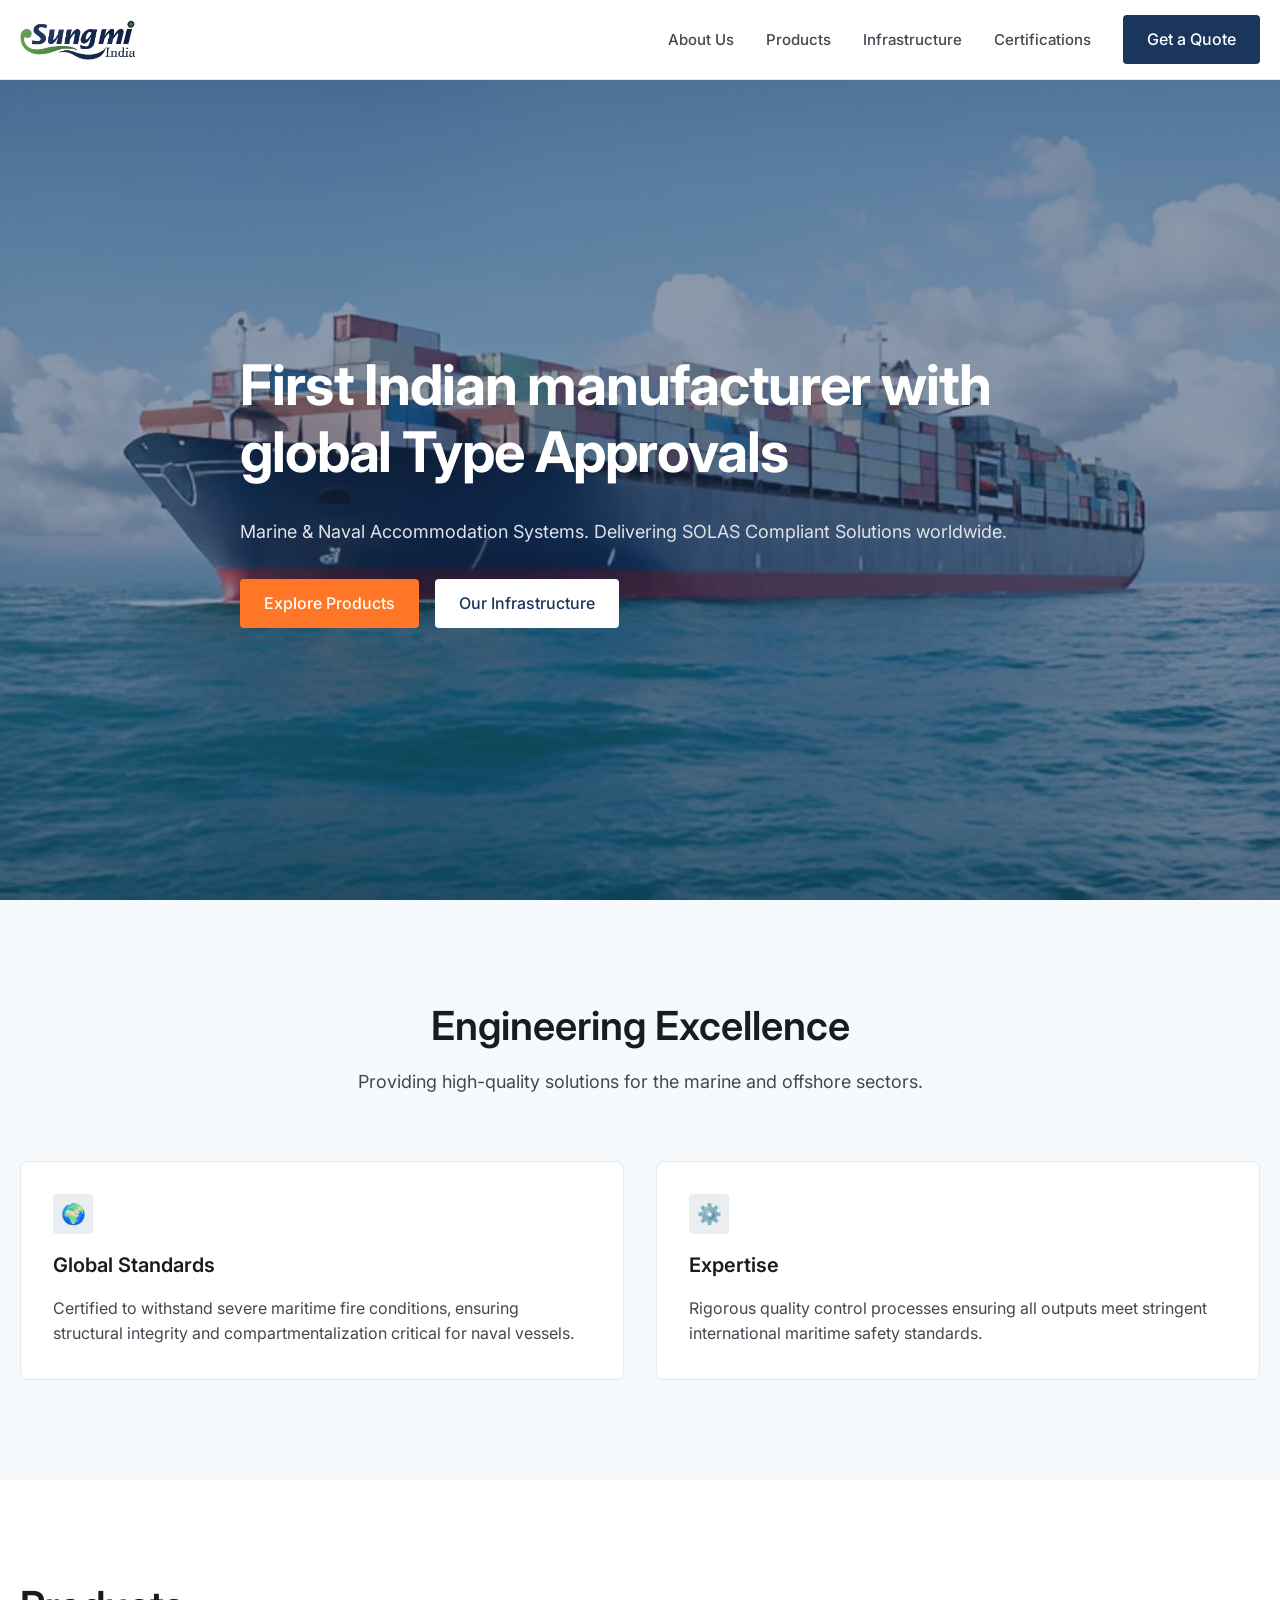
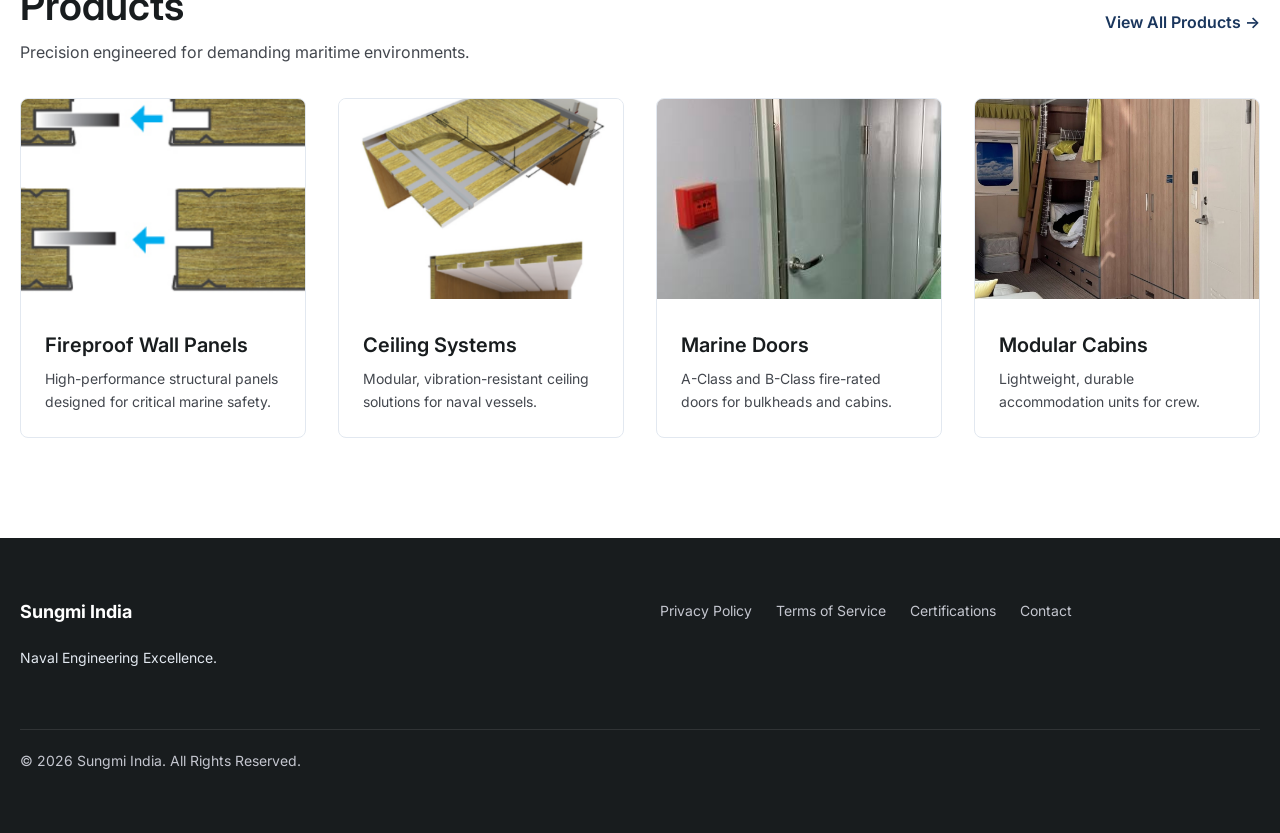
<file: index.html>
<!DOCTYPE html>
<html lang="en">
<head>
    <meta charset="UTF-8">
    <meta name="viewport" content="width=device-width, initial-scale=1.0">
    <title>Sungmi India - Marine & Naval Accommodation Systems</title>
    <link rel="stylesheet" href="style.css">
    <link href="https://fonts.googleapis.com/css2?family=Inter:wght@400;500;600;700&display=swap" rel="stylesheet">
</head>
<body>
    <header>
        <div class="container header-container">
            <div class="logo">
                <a href="index.html">
                    <img src="assets/images/Logo.png" alt="Sungmi Logo">
                    <!-- Removed text per previous request -->
                </a>
            </div>
            <nav>
                <ul class="nav-links">
                    <li><a href="about.html">About Us</a></li>
                    <li><a href="products.html">Products</a></li>
                    <li><a href="infrastructure.html">Infrastructure</a></li>
                    <li><a href="certifications.html">Certifications</a></li>
                </ul>
                <a href="contact.html" class="btn">Get a Quote</a>
            </nav>
        </div>
    </header>

    <main>
        <section class="hero-new">
            <div class="container">
                <h2 class="h-xl mb-32">First Indian manufacturer with global Type Approvals</h2>
                <p class="b-lg mb-32">Marine & Naval Accommodation Systems. Delivering SOLAS Compliant Solutions worldwide.</p>
                <div style="display: flex; gap: 16px;">
                    <a href="products.html" class="btn btn-orange">Explore Products</a>
                    <a href="infrastructure.html" class="btn btn-outline" style="background: white; border: none; color: var(--primary-container);">Our Infrastructure</a>
                </div>
            </div>
        </section>

        <section class="section">
            <div class="container text-center">
                <h2 class="h-lg mb-16">Engineering Excellence</h2>
                <p class="b-lg text-muted mb-64">Providing high-quality solutions for the marine and offshore sectors.</p>
                
                <div class="grid-2">
                    <div class="card text-left">
                        <div class="mb-16" style="background: var(--surface-container); width: 40px; height: 40px; border-radius: 4px; display: flex; align-items: center; justify-content: center;">
                            <!-- icon placeholder -->
                            <span style="font-size: 20px;">🌍</span>
                        </div>
                        <h3 class="h-sm mb-16">Global Standards</h3>
                        <p class="text-muted">Certified to withstand severe maritime fire conditions, ensuring structural integrity and compartmentalization critical for naval vessels.</p>
                    </div>
                    <div class="card text-left">
                        <div class="mb-16" style="background: var(--surface-container); width: 40px; height: 40px; border-radius: 4px; display: flex; align-items: center; justify-content: center;">
                            <!-- icon placeholder -->
                            <span style="font-size: 20px;">⚙️</span>
                        </div>
                        <h3 class="h-sm mb-16">Expertise</h3>
                        <p class="text-muted">Rigorous quality control processes ensuring all outputs meet stringent international maritime safety standards.</p>
                    </div>
                </div>
            </div>
        </section>

        <section class="section" style="background: var(--surface-white);">
            <div class="container">
                <div style="display: flex; justify-content: space-between; align-items: center;" class="mb-32">
                    <div>
                        <h2 class="h-lg mb-8">Products</h2>
                        <p class="text-muted">Precision engineered for demanding maritime environments.</p>
                    </div>
                    <a href="products.html" style="font-weight: 600; color: var(--primary-container);">View All Products &rarr;</a>
                </div>
                
                <div class="grid-4">
                    <div class="card" style="padding: 0; overflow: hidden;">
                        <img src="assets/images/Wall_panel_spline.png" style="width: 100%; height: 200px; object-fit: cover;" alt="Fireproof Wall Panels">
                        <div style="padding: 24px;">
                            <h3 class="h-sm mb-8">Fireproof Wall Panels</h3>
                            <p class="text-muted" style="font-size: 14px;">High-performance structural panels designed for critical marine safety.</p>
                        </div>
                    </div>
                    <div class="card" style="padding: 0; overflow: hidden;">
                        <img src="assets/images/Wall_ceiling.png" style="width: 100%; height: 200px; object-fit: cover;" alt="Ceiling Systems">
                        <div style="padding: 24px;">
                            <h3 class="h-sm mb-8">Ceiling Systems</h3>
                            <p class="text-muted" style="font-size: 14px;">Modular, vibration-resistant ceiling solutions for naval vessels.</p>
                        </div>
                    </div>
                    <div class="card" style="padding: 0; overflow: hidden;">
                        <img src="assets/images/fire_resistance_door.jpg" style="width: 100%; height: 200px; object-fit: cover;" alt="Marine Doors">
                        <div style="padding: 24px;">
                            <h3 class="h-sm mb-8">Marine Doors</h3>
                            <p class="text-muted" style="font-size: 14px;">A-Class and B-Class fire-rated doors for bulkheads and cabins.</p>
                        </div>
                    </div>
                    <div class="card" style="padding: 0; overflow: hidden;">
                        <img src="assets/images/Modular_cabin.jpg" style="width: 100%; height: 200px; object-fit: cover;" alt="Modular Cabins">
                        <div style="padding: 24px;">
                            <h3 class="h-sm mb-8">Modular Cabins</h3>
                            <p class="text-muted" style="font-size: 14px;">Lightweight, durable accommodation units for crew.</p>
                        </div>
                    </div>
                </div>
            </div>
        </section>
    </main>

    <footer>
        <div class="container">
            <div class="footer-grid">
                <div class="footer-col">
                    <h4>Sungmi India</h4>
                    <p style="font-size: 14px; color: var(--border-gray);">Naval Engineering Excellence.</p>
                </div>
                <div class="footer-col">
                    <ul style="display: flex; gap: 24px; flex-wrap: wrap;">
                        <li><a href="#">Privacy Policy</a></li>
                        <li><a href="#">Terms of Service</a></li>
                        <li><a href="certifications.html">Certifications</a></li>
                        <li><a href="contact.html">Contact</a></li>
                    </ul>
                </div>
            </div>
            <div class="footer-bottom">
                <p>&copy; 2026 Sungmi India. All Rights Reserved.</p>
            </div>
        </div>
    </footer>
</body>
</html>
</file>
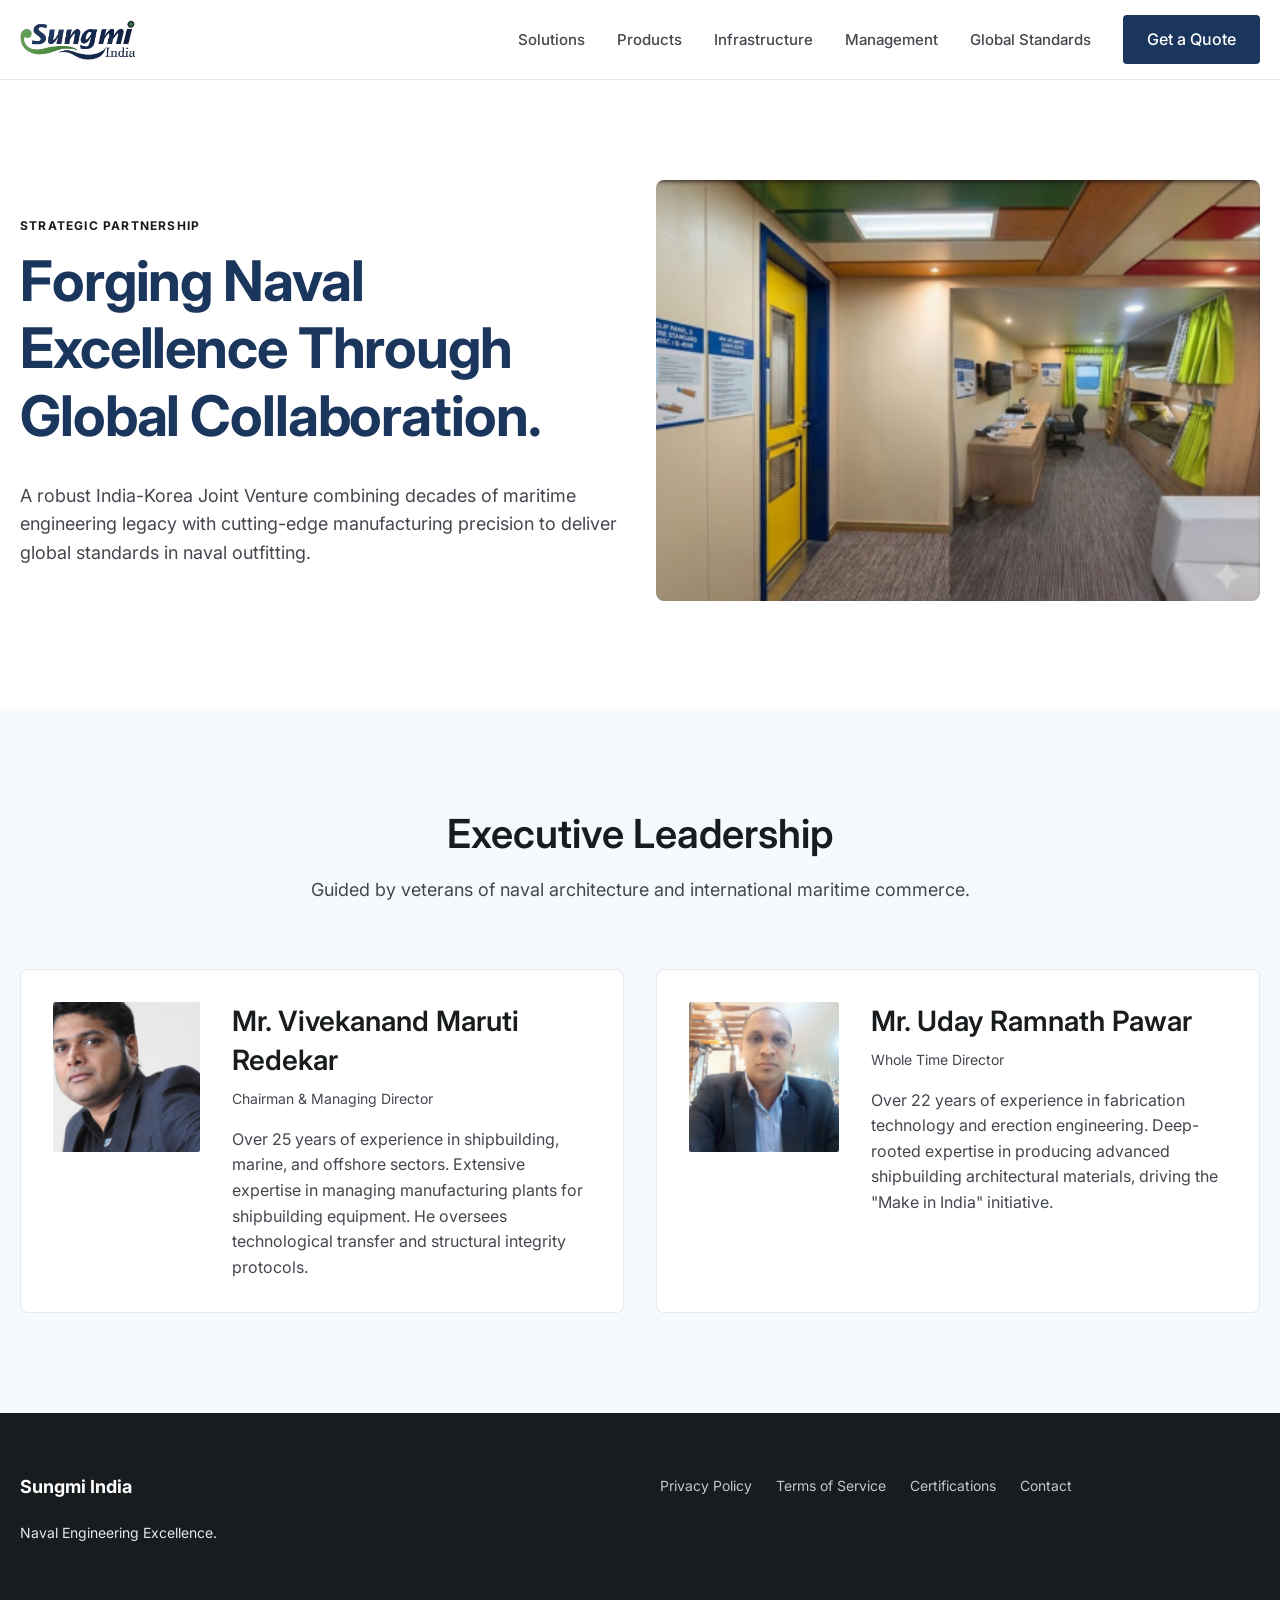
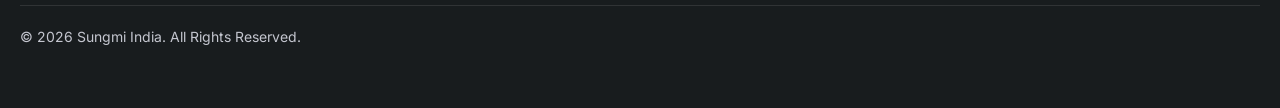
<file: about.html>
<!DOCTYPE html>
<html lang="en">
<head>
    <meta charset="UTF-8">
    <meta name="viewport" content="width=device-width, initial-scale=1.0">
    <title>About - Sungmi India</title>
    <link rel="stylesheet" href="style.css">
    <link href="https://fonts.googleapis.com/css2?family=Inter:wght@400;500;600;700&display=swap" rel="stylesheet">
</head>
<body>
    <header>
        <div class="container header-container">
            <div class="logo">
                <a href="index.html">
                    <img src="assets/images/Logo.png" alt="Sungmi Logo">
                </a>
            </div>
            <nav>
                <ul class="nav-links">
                    <li><a href="about.html">Solutions</a></li>
                    <li><a href="products.html">Products</a></li>
                    <li><a href="infrastructure.html">Infrastructure</a></li>
                    <li><a href="about.html">Management</a></li>
                    <li><a href="certifications.html">Global Standards</a></li>
                </ul>
                <a href="contact.html" class="btn">Get a Quote</a>
            </nav>
        </div>
    </header>

    <main>
        <section class="section" style="background: var(--surface-white);">
            <div class="container">
                <div class="grid-2" style="align-items: center;">
                    <div>
                        <span class="label-caps mb-16" style="color: var(--text-muted); display: block;">STRATEGIC PARTNERSHIP</span>
                        <h1 class="h-xl mb-32" style="color: var(--primary-container);">Forging Naval Excellence Through Global Collaboration.</h1>
                        <p class="b-lg text-muted">A robust India-Korea Joint Venture combining decades of maritime engineering legacy with cutting-edge manufacturing precision to deliver global standards in naval outfitting.</p>
                    </div>
                    <div>
                        <img src="assets/images/glimps.png" alt="Facility Glimpse" style="width: 100%; border-radius: var(--radius-lg); object-fit: cover;">
                    </div>
                </div>
            </div>
        </section>

        <section class="section">
            <div class="container">
                <div class="text-center mb-64">
                    <h2 class="h-lg mb-16">Executive Leadership</h2>
                    <p class="b-lg text-muted">Guided by veterans of naval architecture and international maritime commerce.</p>
                </div>
                
                <div class="grid-2">
                    <div class="card">
                        <div style="display: flex; gap: 32px; align-items: flex-start;">
                            <img src="assets/images/vivekanand_maruti_redekar.png" alt="Mr. Vivekanand Maruti Redekar" style="width: 150px; height: 150px; border-radius: var(--radius-sm); object-fit: cover; background: #e0e3e5;">
                            <div>
                                <h3 class="h-md mb-8">Mr. Vivekanand Maruti Redekar</h3>
                                <p class="text-muted mb-16" style="font-size: 14px;">Chairman & Managing Director</p>
                                <p class="text-muted">Over 25 years of experience in shipbuilding, marine, and offshore sectors. Extensive expertise in managing manufacturing plants for shipbuilding equipment. He oversees technological transfer and structural integrity protocols.</p>
                            </div>
                        </div>
                    </div>
                    <div class="card">
                        <div style="display: flex; gap: 32px; align-items: flex-start;">
                            <img src="assets/images/uday_Ramnath_Pawar.png" alt="Mr. Uday Ramnath Pawar" style="width: 150px; height: 150px; border-radius: var(--radius-sm); object-fit: cover; background: #e0e3e5;">
                            <div>
                                <h3 class="h-md mb-8">Mr. Uday Ramnath Pawar</h3>
                                <p class="text-muted mb-16" style="font-size: 14px;">Whole Time Director</p>
                                <p class="text-muted">Over 22 years of experience in fabrication technology and erection engineering. Deep-rooted expertise in producing advanced shipbuilding architectural materials, driving the "Make in India" initiative.</p>
                            </div>
                        </div>
                    </div>
                </div>
            </div>
        </section>
    </main>

    <footer>
        <div class="container">
            <div class="footer-grid">
                <div class="footer-col">
                    <h4>Sungmi India</h4>
                    <p style="font-size: 14px; color: var(--border-gray);">Naval Engineering Excellence.</p>
                </div>
                <div class="footer-col">
                    <ul style="display: flex; gap: 24px; flex-wrap: wrap;">
                        <li><a href="#">Privacy Policy</a></li>
                        <li><a href="#">Terms of Service</a></li>
                        <li><a href="certifications.html">Certifications</a></li>
                        <li><a href="contact.html">Contact</a></li>
                    </ul>
                </div>
            </div>
            <div class="footer-bottom">
                <p>&copy; 2026 Sungmi India. All Rights Reserved.</p>
            </div>
        </div>
    </footer>
</body>
</html>
</file>
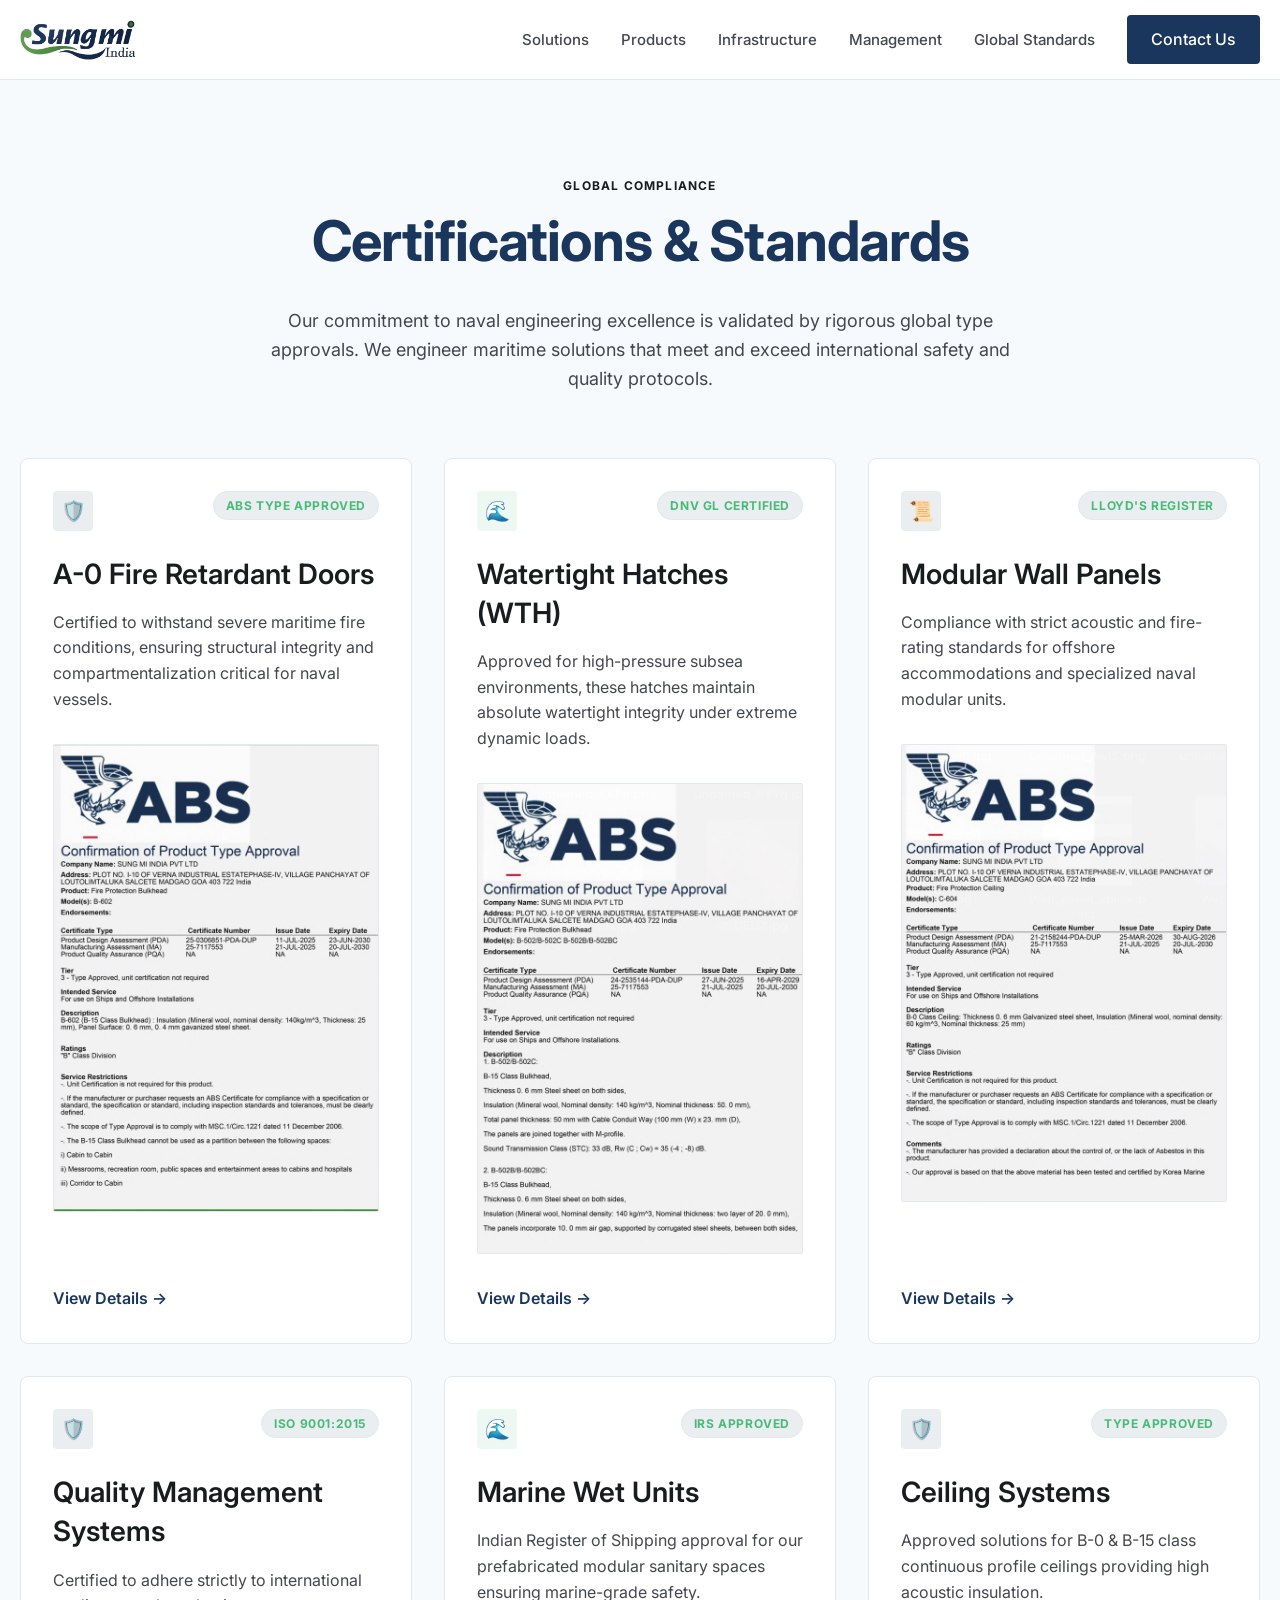
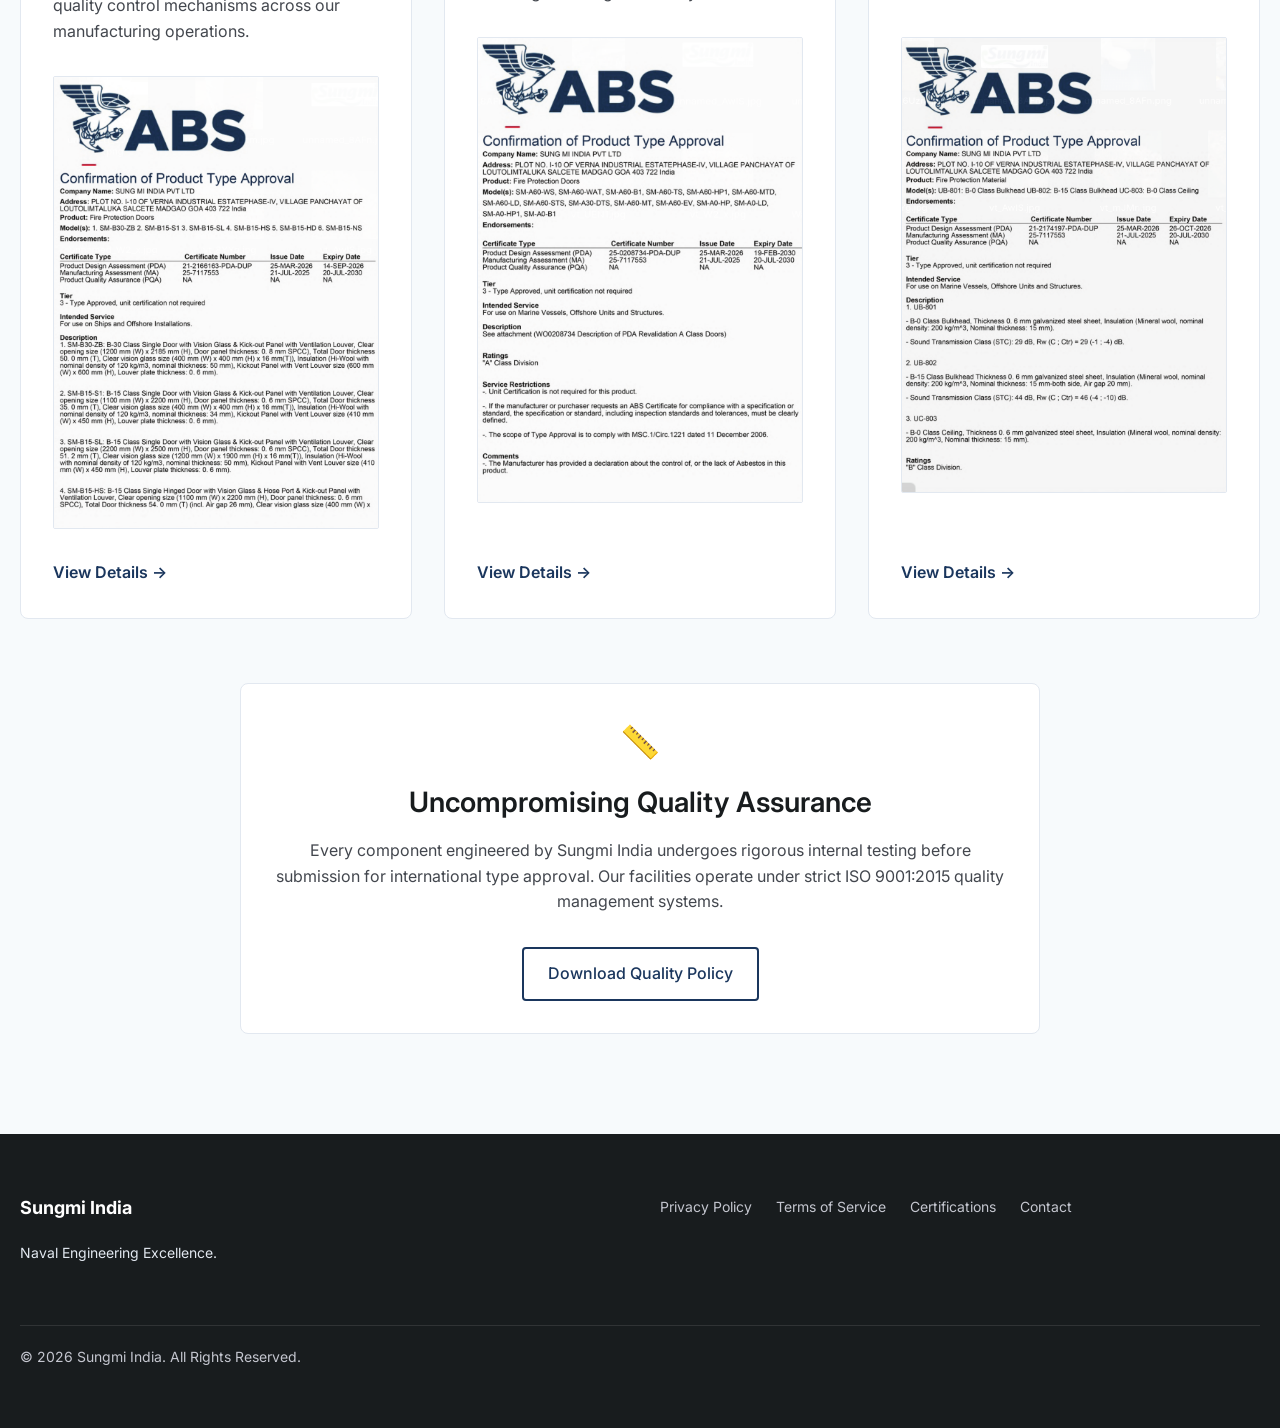
<file: certifications.html>
<!DOCTYPE html>

<html lang="en">
<head>
<meta charset="utf-8"/>
<meta content="width=device-width, initial-scale=1.0" name="viewport"/>
<title>Certifications - Sungmi India</title>
<link href="style.css" rel="stylesheet"/>
<link href="https://fonts.googleapis.com/css2?family=Inter:wght@400;500;600;700&amp;display=swap" rel="stylesheet"/>
</head>
<body>
<header>
<div class="container header-container">
<div class="logo">
<a href="index.html">
<img alt="Sungmi Logo" src="assets/images/Logo.png"/>
</a>
</div>
<nav>
<ul class="nav-links">
<li><a href="about.html">Solutions</a></li>
<li><a href="products.html">Products</a></li>
<li><a href="infrastructure.html">Infrastructure</a></li>
<li><a href="about.html">Management</a></li>
<li><a href="certifications.html">Global Standards</a></li>
</ul>
<a class="btn" href="contact.html">Contact Us</a>
</nav>
</div>
</header>
<main>
<section class="section text-center">
<div class="container" style="max-width: 800px;">
<span class="label-caps mb-16" style="color: var(--text-muted); display: block;">GLOBAL COMPLIANCE</span>
<h1 class="h-xl mb-32" style="color: var(--primary-container);">Certifications &amp; Standards</h1>
<p class="b-lg text-muted mb-64">Our commitment to naval engineering excellence is validated by rigorous global type approvals. We engineer maritime solutions that meet and exceed international safety and quality protocols.</p>
</div>
<div class="container">
<div class="grid-3 text-left mb-64">
<div class="card" style="display: flex; flex-direction: column; justify-content: space-between;">
<div>
<div style="display: flex; justify-content: space-between; align-items: flex-start; margin-bottom: 24px;">
<div style="background: var(--surface-container); width: 40px; height: 40px; border-radius: 4px; display: flex; align-items: center; justify-content: center;">
<span style="font-size: 20px;">🛡️</span>
</div>
<span class="badge" style="background: var(--surface-container); border: 1px solid var(--border-gray);">ABS Type Approved</span>
</div>
<h3 class="h-md mb-16">A-0 Fire Retardant Doors</h3>
<p class="text-muted mb-32">Certified to withstand severe maritime fire conditions, ensuring structural integrity and compartmentalization critical for naval vessels.</p>
<img alt="ABS Certificate" src="assets/images/Pasted image.png" style="width: 100%; border: 1px solid var(--border-gray); border-radius: var(--radius-sm); margin-bottom: 24px;"/>
</div>
<a href="#" style="font-weight: 600; color: var(--primary-container);">View Details →</a>
</div>
<div class="card" style="display: flex; flex-direction: column; justify-content: space-between;">
<div>
<div style="display: flex; justify-content: space-between; align-items: flex-start; margin-bottom: 24px;">
<div style="background: rgba(72, 187, 120, 0.1); width: 40px; height: 40px; border-radius: 4px; display: flex; align-items: center; justify-content: center;">
<span style="font-size: 20px;">🌊</span>
</div>
<span class="badge" style="background: var(--surface-container); border: 1px solid var(--border-gray);">DNV GL Certified</span>
</div>
<h3 class="h-md mb-16">Watertight Hatches (WTH)</h3>
<p class="text-muted mb-32">Approved for high-pressure subsea environments, these hatches maintain absolute watertight integrity under extreme dynamic loads.</p>
<img alt="DNV GL Certificate" src="assets/images/Pasted image (2).png" style="width: 100%; border: 1px solid var(--border-gray); border-radius: var(--radius-sm); margin-bottom: 24px;"/>
</div>
<a href="#" style="font-weight: 600; color: var(--primary-container);">View Details →</a>
</div>
<div class="card" style="display: flex; flex-direction: column; justify-content: space-between;">
<div>
<div style="display: flex; justify-content: space-between; align-items: flex-start; margin-bottom: 24px;">
<div style="background: var(--surface-container); width: 40px; height: 40px; border-radius: 4px; display: flex; align-items: center; justify-content: center;">
<span style="font-size: 20px;">📜</span>
</div>
<span class="badge" style="background: var(--surface-container); border: 1px solid var(--border-gray);">Lloyd's Register</span>
</div>
<h3 class="h-md mb-16">Modular Wall Panels</h3>
<p class="text-muted mb-32">Compliance with strict acoustic and fire-rating standards for offshore accommodations and specialized naval modular units.</p>
<img alt="Lloyd's Certificate" src="assets/images/Pasted image (3).png" style="width: 100%; border: 1px solid var(--border-gray); border-radius: var(--radius-sm); margin-bottom: 24px;"/>
</div>
<a href="#" style="font-weight: 600; color: var(--primary-container);">View Details →</a>
</div>
<div class="card" style="display: flex; flex-direction: column; justify-content: space-between;">
<div>
<div style="display: flex; justify-content: space-between; align-items: flex-start; margin-bottom: 24px;">
<div style="background: var(--surface-container); width: 40px; height: 40px; border-radius: 4px; display: flex; align-items: center; justify-content: center;">
<span style="font-size: 20px;">🛡️</span>
</div>
<span class="badge" style="background: var(--surface-container); border: 1px solid var(--border-gray);">ISO 9001:2015</span>
</div>
<h3 class="h-md mb-16">Quality Management Systems</h3>
<p class="text-muted mb-32">Certified to adhere strictly to international quality control mechanisms across our manufacturing operations.</p>
<img alt="ISO 9001 Certificate" src="assets/images/Pasted image (4).png" style="width: 100%; border: 1px solid var(--border-gray); border-radius: var(--radius-sm); margin-bottom: 24px;"/>
</div>
<a href="#" style="font-weight: 600; color: var(--primary-container);">View Details →</a>
</div><div class="card" style="display: flex; flex-direction: column; justify-content: space-between;">
<div>
<div style="display: flex; justify-content: space-between; align-items: flex-start; margin-bottom: 24px;">
<div style="background: rgba(72, 187, 120, 0.1); width: 40px; height: 40px; border-radius: 4px; display: flex; align-items: center; justify-content: center;">
<span style="font-size: 20px;">🌊</span>
</div>
<span class="badge" style="background: var(--surface-container); border: 1px solid var(--border-gray);">IRS Approved</span>
</div>
<h3 class="h-md mb-16">Marine Wet Units</h3>
<p class="text-muted mb-32">Indian Register of Shipping approval for our prefabricated modular sanitary spaces ensuring marine-grade safety.</p>
<img alt="IRS Certificate" src="assets/images/Pasted image (5).png" style="width: 100%; border: 1px solid var(--border-gray); border-radius: var(--radius-sm); margin-bottom: 24px;"/>
</div>
<a href="#" style="font-weight: 600; color: var(--primary-container);">View Details →</a>
</div><div class="card" style="display: flex; flex-direction: column; justify-content: space-between;">
<div>
<div style="display: flex; justify-content: space-between; align-items: flex-start; margin-bottom: 24px;">
<div style="background: var(--surface-container); width: 40px; height: 40px; border-radius: 4px; display: flex; align-items: center; justify-content: center;">
<span style="font-size: 20px;">🛡️</span>
</div>
<span class="badge" style="background: var(--surface-container); border: 1px solid var(--border-gray);">Type Approved</span>
</div>
<h3 class="h-md mb-16">Ceiling Systems</h3>
<p class="text-muted mb-32">Approved solutions for B-0 &amp; B-15 class continuous profile ceilings providing high acoustic insulation.</p>
<img alt="Ceiling Systems Certificate" src="assets/images/Pasted image (6).png" style="width: 100%; border: 1px solid var(--border-gray); border-radius: var(--radius-sm); margin-bottom: 24px;"/>
</div>
<a href="#" style="font-weight: 600; color: var(--primary-container);">View Details →</a>
</div></div>
<div class="card text-center" style="background: var(--surface-container-lowest); max-width: 800px; margin: 0 auto;">
<div style="margin-bottom: 16px; font-size: 32px;">📏</div>
<h2 class="h-md mb-16">Uncompromising Quality Assurance</h2>
<p class="text-muted mb-32">Every component engineered by Sungmi India undergoes rigorous internal testing before submission for international type approval. Our facilities operate under strict ISO 9001:2015 quality management systems.</p>
<a class="btn btn-outline" href="#">Download Quality Policy</a>
</div>
</div>
</section>
</main>
<footer>
<div class="container">
<div class="footer-grid">
<div class="footer-col">
<h4>Sungmi India</h4>
<p style="font-size: 14px; color: var(--border-gray);">Naval Engineering Excellence.</p>
</div>
<div class="footer-col">
<ul style="display: flex; gap: 24px; flex-wrap: wrap;">
<li><a href="#">Privacy Policy</a></li>
<li><a href="#">Terms of Service</a></li>
<li><a href="certifications.html">Certifications</a></li>
<li><a href="contact.html">Contact</a></li>
</ul>
</div>
</div>
<div class="footer-bottom">
<p>© 2026 Sungmi India. All Rights Reserved.</p>
</div>
</div>
</footer>
</body>
</html>
</file>
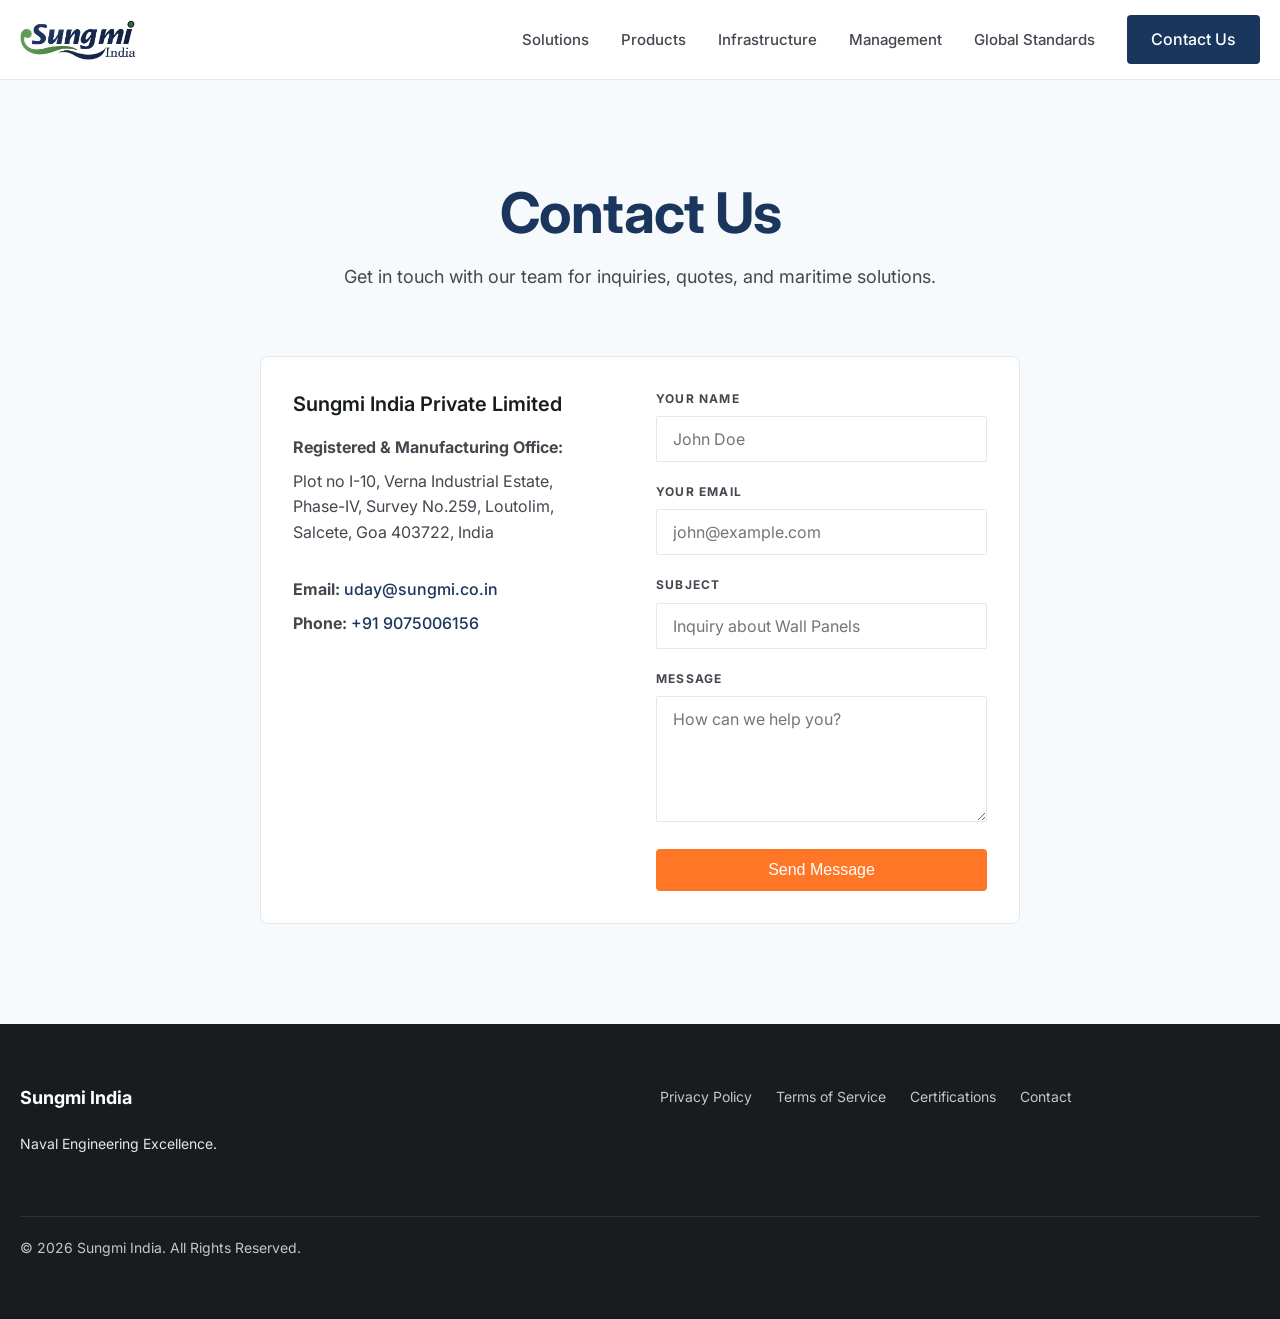
<file: contact.html>
<!DOCTYPE html>
<html lang="en">
<head>
    <meta charset="UTF-8">
    <meta name="viewport" content="width=device-width, initial-scale=1.0">
    <title>Contact - Sungmi India</title>
    <link rel="stylesheet" href="style.css">
    <link href="https://fonts.googleapis.com/css2?family=Inter:wght@400;500;600;700&display=swap" rel="stylesheet">
</head>
<body>
    <header>
        <div class="container header-container">
            <div class="logo">
                <a href="index.html">
                    <img src="assets/images/Logo.png" alt="Sungmi Logo">
                </a>
            </div>
            <nav>
                <ul class="nav-links">
                    <li><a href="about.html">Solutions</a></li>
                    <li><a href="products.html">Products</a></li>
                    <li><a href="infrastructure.html">Infrastructure</a></li>
                    <li><a href="about.html">Management</a></li>
                    <li><a href="certifications.html">Global Standards</a></li>
                </ul>
                <a href="contact.html" class="btn">Contact Us</a>
            </nav>
        </div>
    </header>

    <main>
        <section class="section">
            <div class="container" style="max-width: 800px;">
                <div class="text-center mb-64">
                    <h1 class="h-xl mb-16" style="color: var(--primary-container);">Contact Us</h1>
                    <p class="b-lg text-muted">Get in touch with our team for inquiries, quotes, and maritime solutions.</p>
                </div>
                
                <div class="card">
                    <div class="grid-2">
                        <div>
                            <h3 class="h-sm mb-16">Sungmi India Private Limited</h3>
                            <p class="text-muted mb-8"><strong>Registered & Manufacturing Office:</strong></p>
                            <p class="text-muted mb-32">Plot no I-10, Verna Industrial Estate,<br> Phase-IV, Survey No.259, Loutolim,<br> Salcete, Goa 403722, India</p>
                            
                            <p class="text-muted mb-8"><strong>Email:</strong> <a href="mailto:uday@sungmi.co.in" style="color: var(--primary-container); font-weight: 500;">uday@sungmi.co.in</a></p>
                            <p class="text-muted"><strong>Phone:</strong> <a href="tel:+919075006156" style="color: var(--primary-container); font-weight: 500;">+91 9075006156</a></p>
                        </div>
                        <div>
                            <form id="contactForm">
                                <div class="form-group">
                                    <label for="name">Your Name</label>
                                    <input type="text" id="name" placeholder="John Doe" required>
                                </div>
                                <div class="form-group">
                                    <label for="email">Your Email</label>
                                    <input type="email" id="email" placeholder="john@example.com" required>
                                </div>
                                <div class="form-group">
                                    <label for="subject">Subject</label>
                                    <input type="text" id="subject" placeholder="Inquiry about Wall Panels">
                                </div>
                                <div class="form-group">
                                    <label for="message">Message</label>
                                    <textarea id="message" rows="5" placeholder="How can we help you?" required></textarea>
                                </div>
                                <button type="submit" class="btn btn-orange" style="width: 100%;">Send Message</button>
                            </form>
                        </div>
                    </div>
                </div>
            </div>
        </section>
    </main>

    <footer>
        <div class="container">
            <div class="footer-grid">
                <div class="footer-col">
                    <h4>Sungmi India</h4>
                    <p style="font-size: 14px; color: var(--border-gray);">Naval Engineering Excellence.</p>
                </div>
                <div class="footer-col">
                    <ul style="display: flex; gap: 24px; flex-wrap: wrap;">
                        <li><a href="#">Privacy Policy</a></li>
                        <li><a href="#">Terms of Service</a></li>
                        <li><a href="certifications.html">Certifications</a></li>
                        <li><a href="contact.html">Contact</a></li>
                    </ul>
                </div>
            </div>
            <div class="footer-bottom">
                <p>&copy; 2026 Sungmi India. All Rights Reserved.</p>
            </div>
        </div>
    </footer>
</body>
</html>
</file>
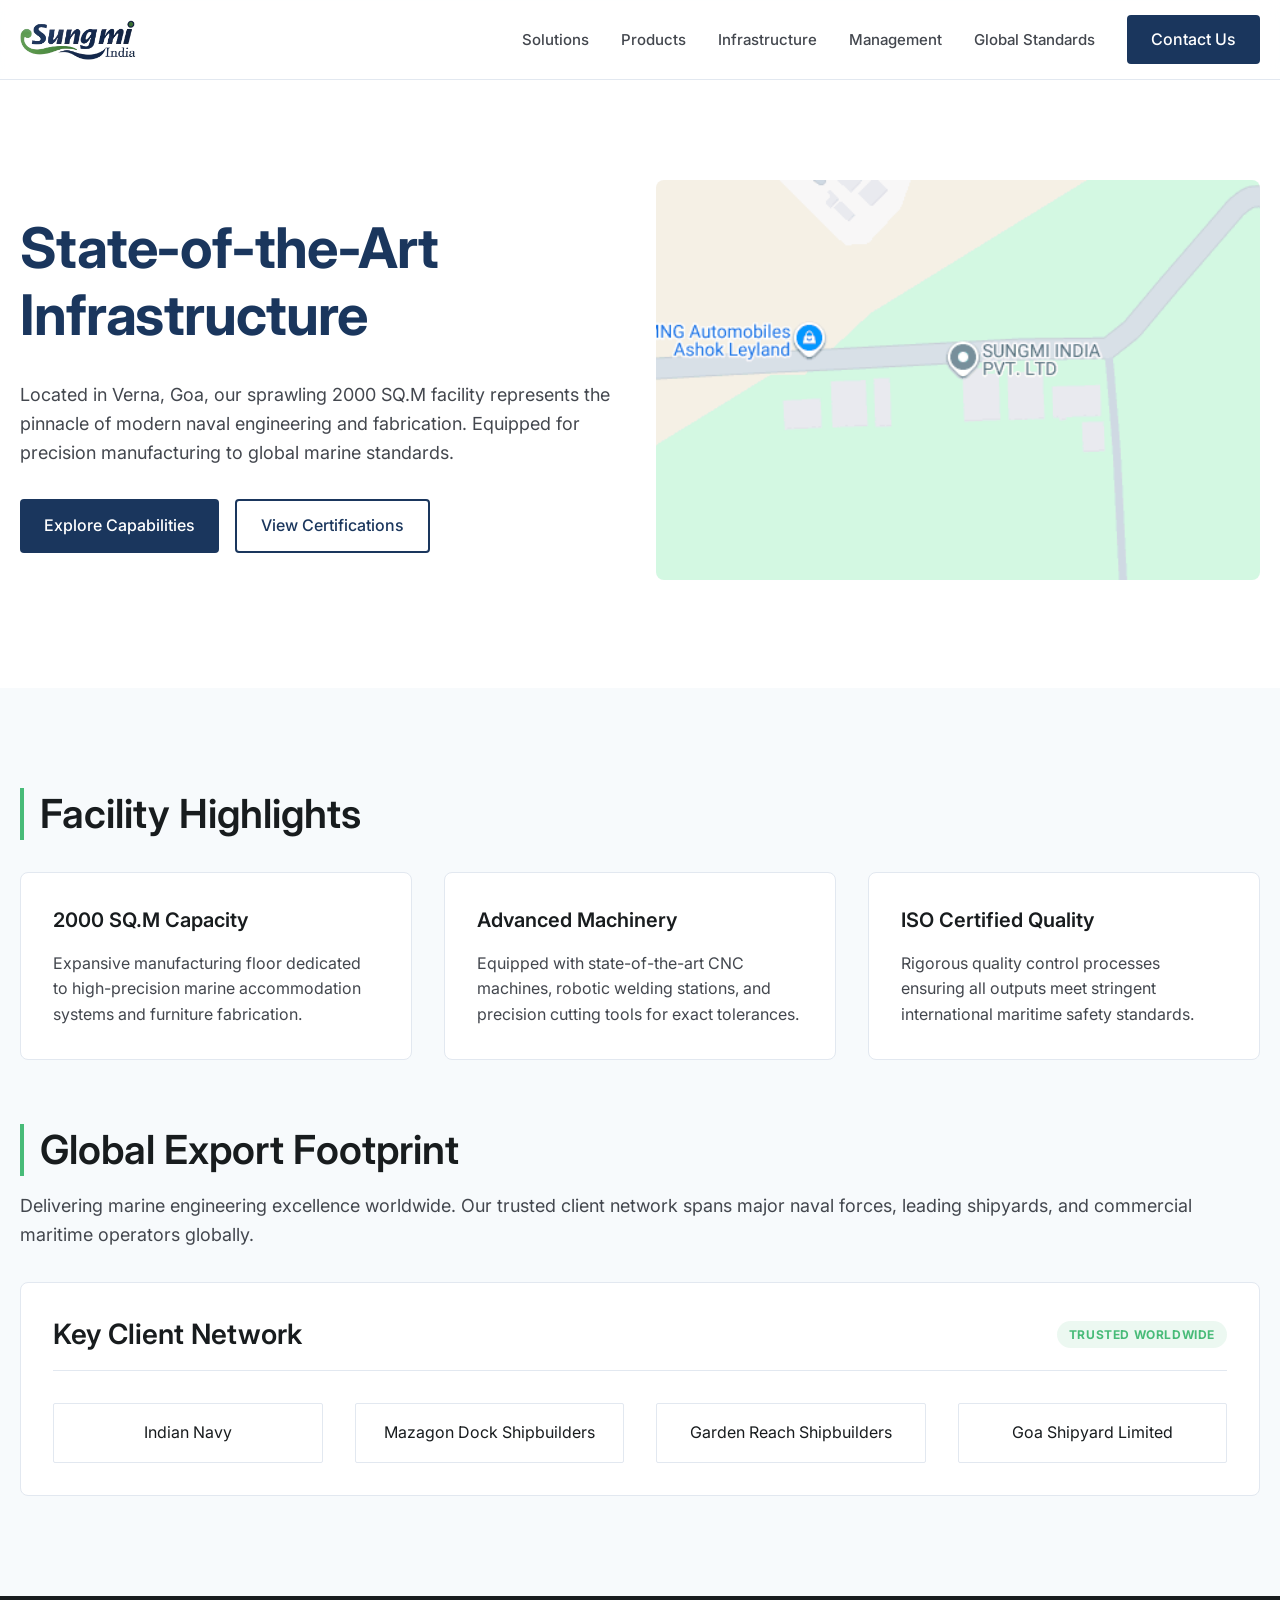
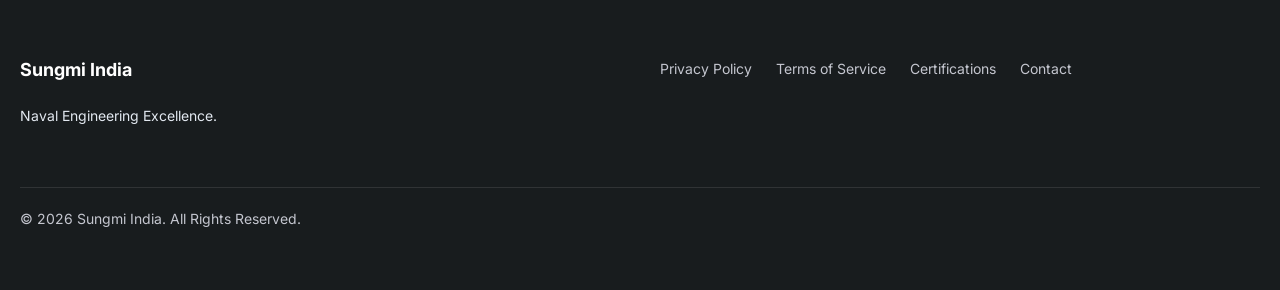
<file: infrastructure.html>
<!DOCTYPE html>
<html lang="en">
<head>
    <meta charset="UTF-8">
    <meta name="viewport" content="width=device-width, initial-scale=1.0">
    <title>Infrastructure - Sungmi India</title>
    <link rel="stylesheet" href="style.css">
    <link href="https://fonts.googleapis.com/css2?family=Inter:wght@400;500;600;700&display=swap" rel="stylesheet">
</head>
<body>
    <header>
        <div class="container header-container">
            <div class="logo">
                <a href="index.html">
                    <img src="assets/images/Logo.png" alt="Sungmi Logo">
                </a>
            </div>
            <nav>
                <ul class="nav-links">
                    <li><a href="about.html">Solutions</a></li>
                    <li><a href="products.html">Products</a></li>
                    <li><a href="infrastructure.html">Infrastructure</a></li>
                    <li><a href="about.html">Management</a></li>
                    <li><a href="certifications.html">Global Standards</a></li>
                </ul>
                <a href="contact.html" class="btn">Contact Us</a>
            </nav>
        </div>
    </header>

    <main>
        <section class="section" style="background: var(--surface-white);">
            <div class="container">
                <div class="grid-2" style="align-items: center;">
                    <div>
                        <h1 class="h-xl mb-32" style="color: var(--primary-container);">State-of-the-Art Infrastructure</h1>
                        <p class="b-lg text-muted mb-32">Located in Verna, Goa, our sprawling 2000 SQ.M facility represents the pinnacle of modern naval engineering and fabrication. Equipped for precision manufacturing to global marine standards.</p>
                        <div style="display: flex; gap: 16px;">
                            <a href="#" class="btn">Explore Capabilities</a>
                            <a href="certifications.html" class="btn btn-outline">View Certifications</a>
                        </div>
                    </div>
                    <div>
                        <img src="assets/images/StaticMapService_6Uzm.png" alt="Infrastructure" style="width: 100%; border-radius: var(--radius-lg); object-fit: cover; min-height: 400px; background: #e0e3e5;">
                    </div>
                </div>
            </div>
        </section>

        <section class="section">
            <div class="container">
                <h2 class="h-lg mb-32" style="border-left: 4px solid var(--sea-green); padding-left: 16px;">Facility Highlights</h2>
                
                <div class="grid-3 mb-64">
                    <div class="card">
                        <h3 class="h-sm mb-16">2000 SQ.M Capacity</h3>
                        <p class="text-muted">Expansive manufacturing floor dedicated to high-precision marine accommodation systems and furniture fabrication.</p>
                    </div>
                    <div class="card">
                        <h3 class="h-sm mb-16">Advanced Machinery</h3>
                        <p class="text-muted">Equipped with state-of-the-art CNC machines, robotic welding stations, and precision cutting tools for exact tolerances.</p>
                    </div>
                    <div class="card">
                        <h3 class="h-sm mb-16">ISO Certified Quality</h3>
                        <p class="text-muted">Rigorous quality control processes ensuring all outputs meet stringent international maritime safety standards.</p>
                    </div>
                </div>

                <h2 class="h-lg mb-16" style="border-left: 4px solid var(--sea-green); padding-left: 16px;">Global Export Footprint</h2>
                <p class="b-lg text-muted mb-32">Delivering marine engineering excellence worldwide. Our trusted client network spans major naval forces, leading shipyards, and commercial maritime operators globally.</p>

                <div class="card" style="background: var(--surface-white);">
                    <div style="display: flex; justify-content: space-between; align-items: center; border-bottom: 1px solid var(--border-gray); padding-bottom: 16px; margin-bottom: 32px;">
                        <h3 class="h-md">Key Client Network</h3>
                        <span class="badge">Trusted Worldwide</span>
                    </div>
                    <div class="grid-4 text-center">
                        <div style="padding: 16px; border: 1px solid var(--border-gray); border-radius: var(--radius-sm);">Indian Navy</div>
                        <div style="padding: 16px; border: 1px solid var(--border-gray); border-radius: var(--radius-sm);">Mazagon Dock Shipbuilders</div>
                        <div style="padding: 16px; border: 1px solid var(--border-gray); border-radius: var(--radius-sm);">Garden Reach Shipbuilders</div>
                        <div style="padding: 16px; border: 1px solid var(--border-gray); border-radius: var(--radius-sm);">Goa Shipyard Limited</div>
                        <!-- ... other clients ... -->
                    </div>
                </div>
            </div>
        </section>
    </main>

    <footer>
        <div class="container">
            <div class="footer-grid">
                <div class="footer-col">
                    <h4>Sungmi India</h4>
                    <p style="font-size: 14px; color: var(--border-gray);">Naval Engineering Excellence.</p>
                </div>
                <div class="footer-col">
                    <ul style="display: flex; gap: 24px; flex-wrap: wrap;">
                        <li><a href="#">Privacy Policy</a></li>
                        <li><a href="#">Terms of Service</a></li>
                        <li><a href="certifications.html">Certifications</a></li>
                        <li><a href="contact.html">Contact</a></li>
                    </ul>
                </div>
            </div>
            <div class="footer-bottom">
                <p>&copy; 2026 Sungmi India. All Rights Reserved.</p>
            </div>
        </div>
    </footer>
</body>
</html>
</file>
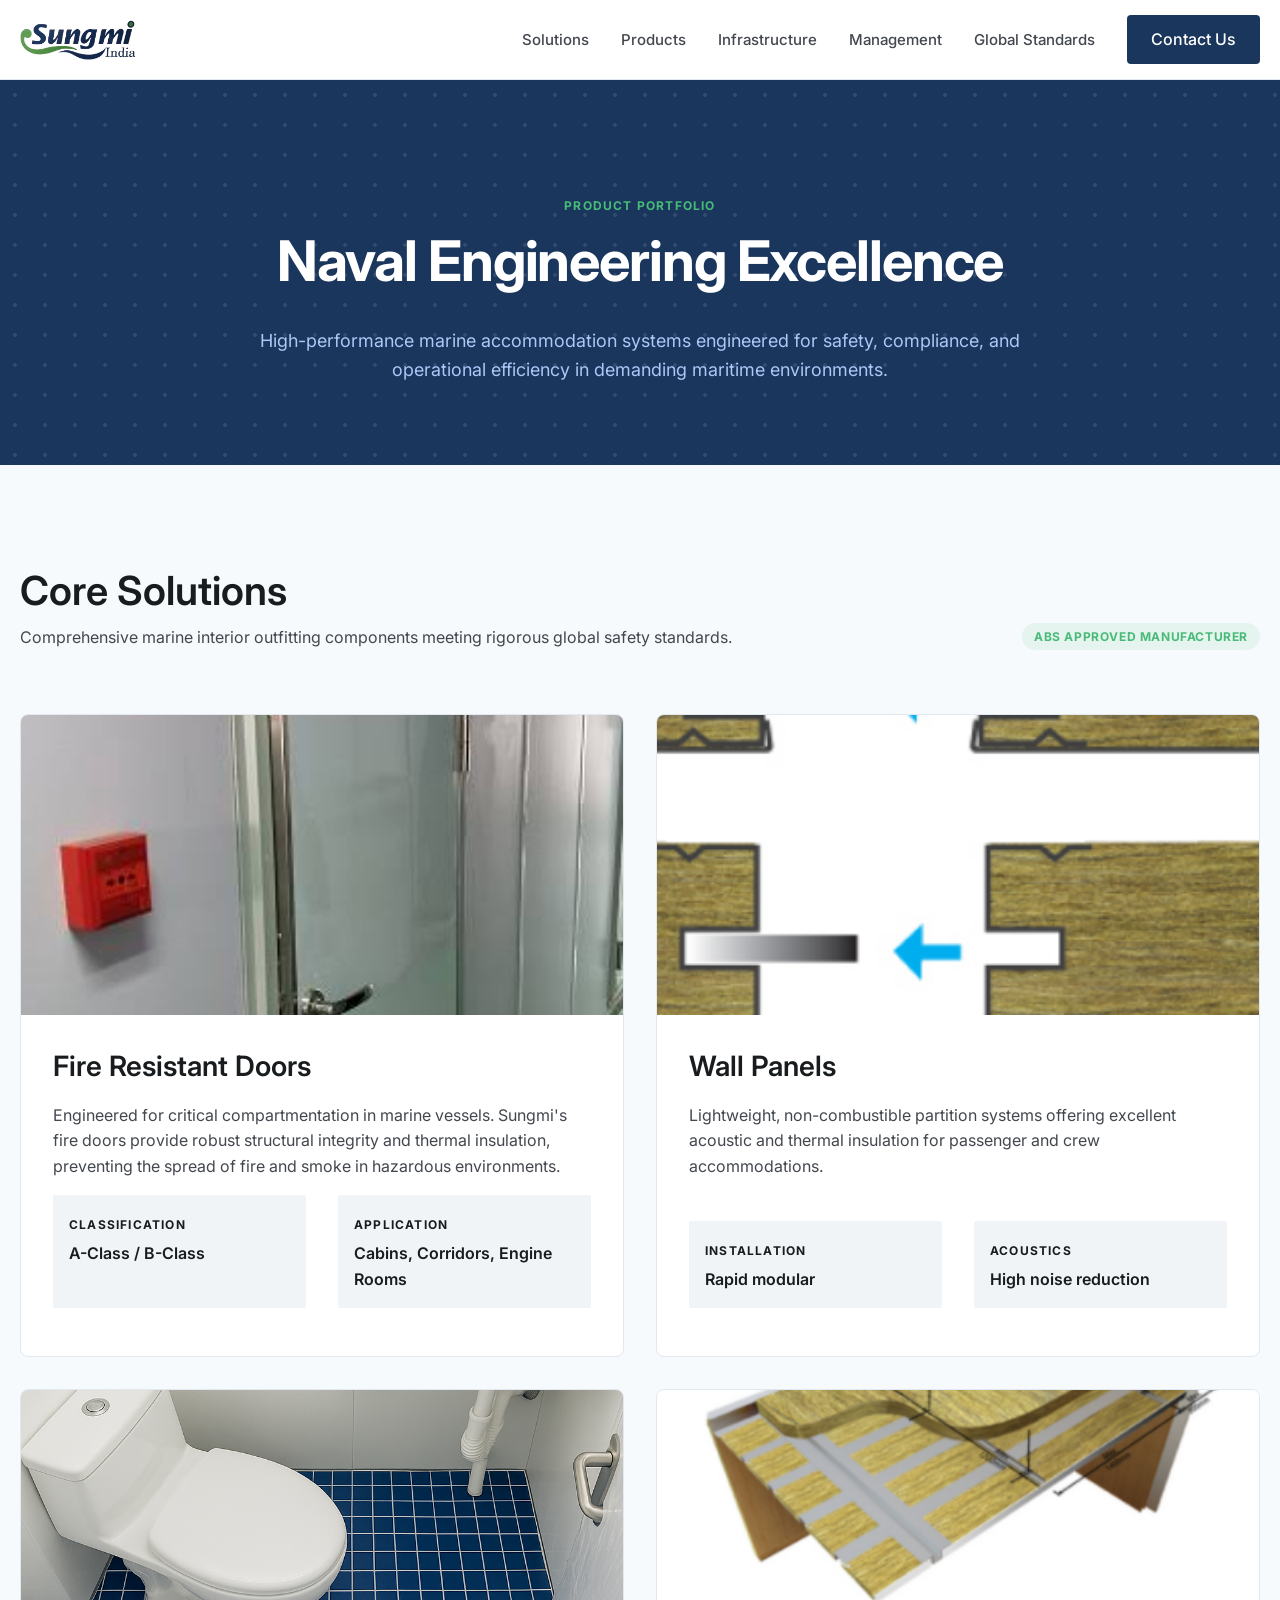
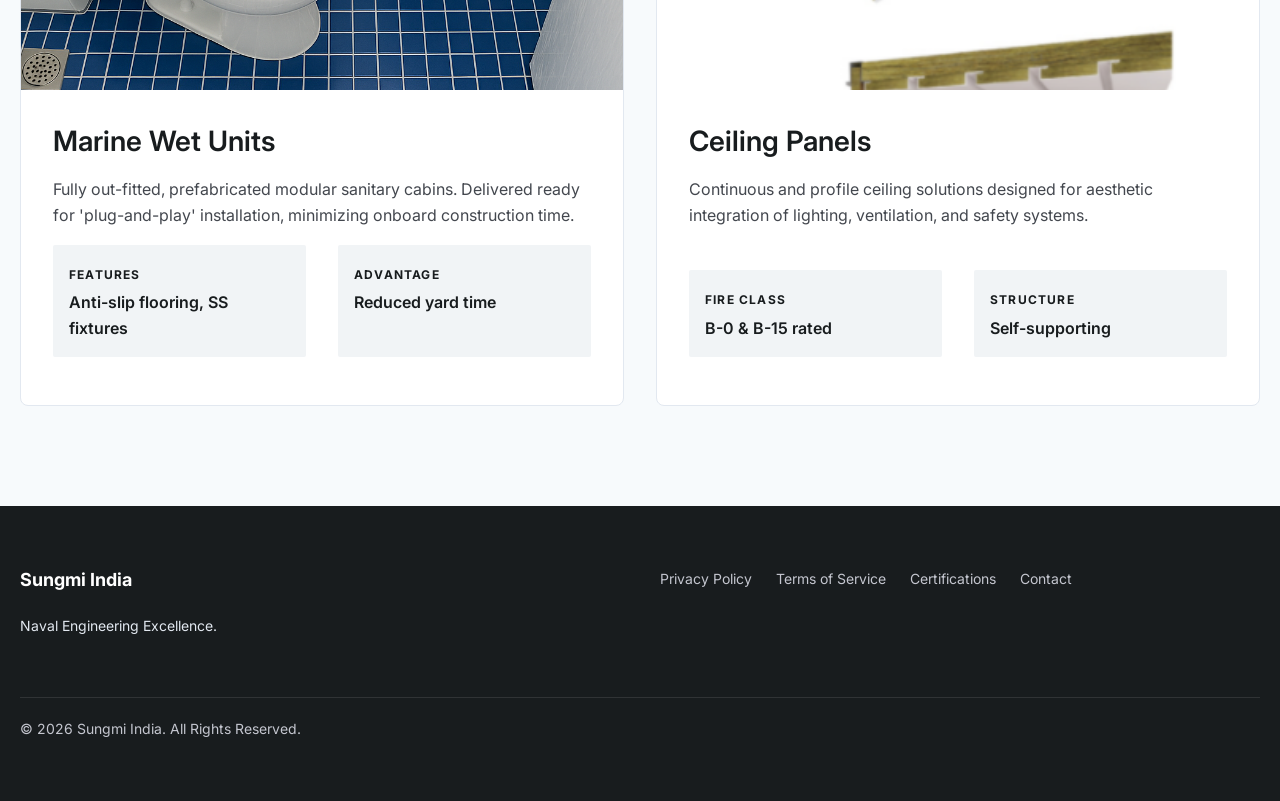
<file: products.html>
<!DOCTYPE html>

<html lang="en">
<head>
<meta charset="utf-8"/>
<meta content="width=device-width, initial-scale=1.0" name="viewport"/>
<title>Products - Sungmi India</title>
<link href="style.css" rel="stylesheet"/>
<link href="https://fonts.googleapis.com/css2?family=Inter:wght@400;500;600;700&amp;display=swap" rel="stylesheet"/>
</head>
<body>
<header>
<div class="container header-container">
<div class="logo">
<a href="index.html">
<img alt="Sungmi Logo" src="assets/images/Logo.png"/>
</a>
</div>
<nav>
<ul class="nav-links">
<li><a href="about.html">Solutions</a></li>
<li><a href="products.html">Products</a></li>
<li><a href="infrastructure.html">Infrastructure</a></li>
<li><a href="about.html">Management</a></li>
<li><a href="certifications.html">Global Standards</a></li>
</ul>
<a class="btn" href="contact.html">Contact Us</a>
</nav>
</div>
</header>
<main>
<section class="section" style="background-color: var(--primary-container); background-image: radial-gradient(rgba(255,255,255,0.1) 2px, transparent 2px); background-size: 30px 30px; color: white; padding: 120px 0 80px 0;">
<div class="container text-center">
<span class="label-caps mb-16" style="color: var(--sea-green); display: block;">PRODUCT PORTFOLIO</span>
<h1 class="h-xl mb-32" style="color: white;">Naval Engineering Excellence</h1>
<p class="b-lg" style="color: #adc7f7; max-width: 800px; margin: 0 auto;">High-performance marine accommodation systems engineered for safety, compliance, and operational efficiency in demanding maritime environments.</p>
</div>
</section>
<section class="section">
<div class="container">
<div class="mb-64" style="display: flex; justify-content: space-between; align-items: flex-end;">
<div>
<h2 class="h-lg mb-8">Core Solutions</h2>
<p class="text-muted">Comprehensive marine interior outfitting components meeting rigorous global safety standards.</p>
</div>
<div class="badge">
                        ABS Approved Manufacturer
                    </div>
</div>
<div class="grid-2">
<!-- Fire Doors -->
<div class="card" style="padding: 0; overflow: hidden; display: flex; flex-direction: column;">
<img alt="Fire Resistant Doors" src="assets/images/fire_resistance_door.jpg" style="width: 100%; height: 300px; object-fit: cover; "/>
<div style="padding: 32px; display: flex; flex-direction: column; flex: 1;">
<h3 class="h-md mb-16">Fire Resistant Doors</h3>
<p class="text-muted mb-16">Engineered for critical compartmentation in marine vessels. Sungmi's fire doors provide robust structural integrity and thermal insulation, preventing the spread of fire and smoke in hazardous environments.</p>
<div class="grid-2 mb-16" style=" margin-top: auto;">
<div style="background: var(--surface-container-low); padding: 16px; border-radius: var(--radius-sm);">
<span class="label-caps" style="color: var(--text-muted);">CLASSIFICATION</span>
<p style="font-weight: 600; margin-top: 4px;">A-Class / B-Class</p>
</div>
<div style="background: var(--surface-container-low); padding: 16px; border-radius: var(--radius-sm);">
<span class="label-caps" style="color: var(--text-muted);">APPLICATION</span>
<p style="font-weight: 600; margin-top: 4px;">Cabins, Corridors, Engine Rooms</p>
</div>
</div>
</div>
</div>
<!-- Wall Panels -->
<div class="card" style="padding: 0; overflow: hidden; display: flex; flex-direction: column;">
<img alt="Wall Panels" src="assets/images/Wall_panel_spline.png" style="width: 100%; height: 300px; object-fit: cover; "/>
<div style="padding: 32px; display: flex; flex-direction: column; flex: 1;">
<h3 class="h-md mb-16">Wall Panels</h3>
<p class="text-muted mb-16">Lightweight, non-combustible partition systems offering excellent acoustic and thermal insulation for passenger and crew accommodations.</p>
<div class="grid-2 mb-16" style="margin-top: auto;">
<div style="background: var(--surface-container-low); padding: 16px; border-radius: var(--radius-sm);">
<span class="label-caps" style="color: var(--text-muted);">INSTALLATION</span>
<p style="font-weight: 600; margin-top: 4px;">Rapid modular</p>
</div>
<div style="background: var(--surface-container-low); padding: 16px; border-radius: var(--radius-sm);">
<span class="label-caps" style="color: var(--text-muted);">ACOUSTICS</span>
<p style="font-weight: 600; margin-top: 4px;">High noise reduction</p>
</div>
</div>
</div>
</div>
<!-- Marine Wet Units -->
<div class="card" style="padding: 0; overflow: hidden; display: flex; flex-direction: column;">
<img alt="Marine Wet Units" src="assets/images/Wet_unit.png" style="width: 100%; height: 300px; object-fit: cover; "/>
<div style="padding: 32px; display: flex; flex-direction: column; flex: 1;">
<h3 class="h-md mb-16">Marine Wet Units</h3>
<p class="text-muted mb-16">Fully out-fitted, prefabricated modular sanitary cabins. Delivered ready for 'plug-and-play' installation, minimizing onboard construction time.</p>
<div class="grid-2 mb-16" style=" margin-top: auto;">
<div style="background: var(--surface-container-low); padding: 16px; border-radius: var(--radius-sm);">
<span class="label-caps" style="color: var(--text-muted);">FEATURES</span>
<p style="font-weight: 600; margin-top: 4px;">Anti-slip flooring, SS fixtures</p>
</div>
<div style="background: var(--surface-container-low); padding: 16px; border-radius: var(--radius-sm);">
<span class="label-caps" style="color: var(--text-muted);">ADVANTAGE</span>
<p style="font-weight: 600; margin-top: 4px;">Reduced yard time</p>
</div>
</div>
</div>
</div>
<!-- Ceiling Panels -->
<div class="card" style="padding: 0; overflow: hidden; display: flex; flex-direction: column;">
<img alt="Ceiling Panels" src="assets/images/Wall_ceiling.png" style="width: 100%; height: 300px; object-fit: cover; "/>
<div style="padding: 32px; display: flex; flex-direction: column; flex: 1;">
<h3 class="h-md mb-16">Ceiling Panels</h3>
<p class="text-muted mb-16">Continuous and profile ceiling solutions designed for aesthetic integration of lighting, ventilation, and safety systems.</p>
<div class="grid-2 mb-16" style="margin-top: auto;">
<div style="background: var(--surface-container-low); padding: 16px; border-radius: var(--radius-sm);">
<span class="label-caps" style="color: var(--text-muted);">FIRE CLASS</span>
<p style="font-weight: 600; margin-top: 4px;">B-0 &amp; B-15 rated</p>
</div>
<div style="background: var(--surface-container-low); padding: 16px; border-radius: var(--radius-sm);">
<span class="label-caps" style="color: var(--text-muted);">STRUCTURE</span>
<p style="font-weight: 600; margin-top: 4px;">Self-supporting</p>
</div>
</div>
</div>
</div>
</div>
</div>
</section>
</main>
<footer>
<div class="container">
<div class="footer-grid">
<div class="footer-col">
<h4>Sungmi India</h4>
<p style="font-size: 14px; color: var(--border-gray);">Naval Engineering Excellence.</p>
</div>
<div class="footer-col">
<ul style="display: flex; gap: 24px; flex-wrap: wrap;">
<li><a href="#">Privacy Policy</a></li>
<li><a href="#">Terms of Service</a></li>
<li><a href="certifications.html">Certifications</a></li>
<li><a href="contact.html">Contact</a></li>
</ul>
</div>
</div>
<div class="footer-bottom">
<p>© 2026 Sungmi India. All Rights Reserved.</p>
</div>
</div>
</footer>
</body>
</html>
</file>
<file: style.css>
:root {
  --surface: #f7fafc;
  --surface-dim: #d7dadc;
  --surface-bright: #f7fafc;
  --surface-container-lowest: #ffffff;
  --surface-container-low: #f1f4f6;
  --surface-container: #ebeef0;
  --surface-container-high: #e5e9eb;
  --surface-container-highest: #e0e3e5;
  --on-surface: #181c1e;
  --on-surface-variant: #43474e;
  --inverse-surface: #2d3133;
  --inverse-on-surface: #eef1f3;
  --outline: #74777f;
  --outline-variant: #c4c6cf;
  --surface-tint: #455f88;
  --primary: #002045;
  --on-primary: #ffffff;
  --primary-container: #1a365d;
  --on-primary-container: #86a0cd;
  --inverse-primary: #adc7f7;
  --secondary: #555f71;
  --on-secondary: #ffffff;
  --secondary-container: #d6e0f6;
  --on-secondary-container: #596376;
  --tertiary: #3d1400;
  --on-tertiary: #ffffff;
  --tertiary-container: #5f2300;
  --on-tertiary-container: #ff7627;
  --error: #ba1a1a;
  --on-error: #ffffff;
  --error-container: #ffdad6;
  --on-error-container: #93000a;
  --primary-fixed: #d6e3ff;
  --primary-fixed-dim: #adc7f7;
  --on-primary-fixed: #001b3c;
  --on-primary-fixed-variant: #2d476f;
  --secondary-fixed: #d9e3f9;
  --secondary-fixed-dim: #bdc7dc;
  --on-secondary-fixed: #121c2c;
  --on-secondary-fixed-variant: #3d4759;
  --tertiary-fixed: #ffdbcc;
  --tertiary-fixed-dim: #ffb693;
  --on-tertiary-fixed: #351000;
  --on-tertiary-fixed-variant: #7a3000;
  --background: #f7fafc;
  --on-background: #181c1e;
  --surface-variant: #e0e3e5;
  --sea-green: #48bb78;
  --slate-gray: #718096;
  --surface-white: #ffffff;
  --border-gray: #e2e8f0;

  --font-family: 'Inter', sans-serif;
  
  --container-max: 1280px;
  --section-gap: 100px;
  --section-gap-mobile: 60px;
  --grid-gutter: 32px;
  
  --radius-sm: 0.125rem;
  --radius: 0.25rem; /* 4px */
  --radius-md: 0.375rem;
  --radius-lg: 0.5rem; /* 8px */
  --radius-xl: 0.75rem;
  --radius-full: 9999px;
  
  --shadow-hover: 0 10px 25px rgba(26, 54, 93, 0.08);
}

* {
  margin: 0;
  padding: 0;
  box-sizing: border-box;
}

html {
  scroll-behavior: smooth;
  font-size: 16px;
}

body {
  font-family: var(--font-family);
  color: var(--on-surface);
  background-color: var(--background);
  line-height: 1.6;
  display: flex;
  flex-direction: column;
  min-height: 100vh;
}

ul { list-style: none; }
a { text-decoration: none; color: inherit; }

.h-xl { font-size: 56px; font-weight: 700; line-height: 1.2; letter-spacing: -0.02em; }
.h-xl-mobile { font-size: 40px; font-weight: 700; line-height: 1.2; }
.h-lg { font-size: 40px; font-weight: 600; line-height: 1.3; }
.h-md { font-size: 28px; font-weight: 600; line-height: 1.4; }
.h-sm { font-size: 20px; font-weight: 600; line-height: 1.5; }
.b-lg { font-size: 18px; font-weight: 400; line-height: 1.6; }
.b-base { font-size: 16px; font-weight: 400; line-height: 1.6; }
.b-sm { font-size: 14px; font-weight: 400; line-height: 1.6; }
.label-caps { font-size: 12px; font-weight: 700; line-height: 1; letter-spacing: 0.1em; text-transform: uppercase; }

.text-muted { color: var(--on-surface-variant); }
.text-center { text-align: center; }
.text-left { text-align: left; }

.mb-8 { margin-bottom: 8px; }
.mb-16 { margin-bottom: 16px; }
.mb-32 { margin-bottom: 32px; }
.mb-64 { margin-bottom: 64px; }
.mt-32 { margin-top: 32px; }

.container {
  max-width: var(--container-max);
  margin: 0 auto;
  padding: 0 20px;
}

.section {
  padding: var(--section-gap) 0;
}

.btn {
  display: inline-flex;
  align-items: center;
  justify-content: center;
  background-color: var(--primary-container);
  color: var(--on-primary);
  padding: 12px 24px;
  border-radius: var(--radius);
  font-weight: 500;
  font-size: 16px;
  transition: all 0.3s ease;
  border: none;
  cursor: pointer;
}
.btn:hover { background-color: var(--primary); }
.btn-orange { background-color: var(--on-tertiary-container); }
.btn-orange:hover { background-color: #e65c00; }
.btn-outline { background-color: transparent; color: var(--primary-container); border: 2px solid var(--primary-container); }
.btn-outline:hover { background-color: var(--primary-container); color: var(--on-primary); }

header {
  position: fixed;
  top: 0;
  width: 100%;
  height: 80px;
  background: rgba(255, 255, 255, 0.9);
  backdrop-filter: blur(10px);
  border-bottom: 1px solid var(--border-gray);
  z-index: 1000;
  display: flex;
  align-items: center;
}
.header-container { display: flex; justify-content: space-between; align-items: center; width: 100%; }
.logo a { display: flex; align-items: center; gap: 10px; font-weight: 700; font-size: 20px; color: var(--primary); }
.logo img { height: 40px; }
nav { display: flex; align-items: center; gap: 32px; }
.nav-links { display: flex; gap: 32px; }
.nav-links li a { font-weight: 500; color: var(--on-surface-variant); transition: color 0.2s; font-size: 15px; }
.nav-links li a:hover { color: var(--primary-container); }

main { flex: 1; padding-top: 80px; }

footer {
  background-color: var(--on-surface);
  color: var(--surface-white);
  padding: 60px 0;
  margin-top: auto;
}
.footer-grid { display: grid; grid-template-columns: repeat(auto-fit, minmax(200px, 1fr)); gap: 40px; }
.footer-col h4 { font-size: 18px; margin-bottom: 20px; color: var(--surface-white); }
.footer-col ul li { margin-bottom: 10px; }
.footer-col ul li a { color: var(--outline-variant); font-size: 14px; transition: color 0.2s; }
.footer-col ul li a:hover { color: var(--surface-white); }
.footer-bottom { margin-top: 60px; border-top: 1px solid rgba(255,255,255,0.1); padding-top: 20px; display: flex; justify-content: space-between; font-size: 14px; color: var(--outline-variant); }

.card {
  background: var(--surface-white);
  border: 1px solid var(--border-gray);
  border-radius: var(--radius-lg);
  padding: 32px;
  transition: box-shadow 0.3s ease;
}
.card:hover { box-shadow: var(--shadow-hover); }
.card-top-accent { border-top: 4px solid var(--primary-container); }
.card-top-accent-green { border-top: 4px solid var(--sea-green); }

.badge {
  display: inline-block;
  padding: 4px 12px;
  background-color: rgba(72, 187, 120, 0.1);
  color: var(--sea-green);
  border-radius: var(--radius-full);
  font-size: 12px;
  font-weight: 700;
  text-transform: uppercase;
  letter-spacing: 0.05em;
}

.grid-2 { display: grid; grid-template-columns: 1fr 1fr; gap: var(--grid-gutter); }
.grid-3 { display: grid; grid-template-columns: repeat(auto-fit, minmax(300px, 1fr)); gap: var(--grid-gutter); }
.grid-4 { display: grid; grid-template-columns: repeat(auto-fit, minmax(250px, 1fr)); gap: var(--grid-gutter); }

.hero-new {
  height: calc(100vh - 80px);
  min-height: 600px;
  background: linear-gradient(rgba(26, 54, 93, 0.5), rgba(26, 54, 93, 0.5)), url('assets/images/Cargo_ship.png') center/cover;
  display: flex;
  align-items: center;
  color: white;
}
.hero-new h2 { color: white; max-width: 800px; text-align: left; margin-left: 0; padding-left: 0; }
.hero-new p { color: #e0e3e5; }

@media (max-width: 768px) {
  .grid-2, .grid-3, .grid-4 { grid-template-columns: 1fr; }
  .h-xl { font-size: var(--headline-xl-mobile-size, 40px); }
  .section { padding: var(--section-gap-mobile) 0; }
  .nav-links { display: none; } /* hamburger logic handled in JS, just hiding for now */
}

.form-group { margin-bottom: 20px; }
.form-group label { display: block; margin-bottom: 8px; font-size: 12px; font-weight: 700; letter-spacing: 0.1em; text-transform: uppercase; color: var(--on-surface-variant); }
.form-group input, .form-group textarea { width: 100%; padding: 12px 16px; border: 1px solid var(--border-gray); border-radius: var(--radius-sm); font-family: var(--font-family); font-size: 16px; background: var(--surface-white); transition: border-color 0.2s, box-shadow 0.2s; }
.form-group input:focus, .form-group textarea:focus { outline: none; border-color: var(--primary-container); box-shadow: 0 0 0 2px rgba(26, 54, 93, 0.2); }

.cert-card {
  padding: 24px;
  text-align: center;
  border-radius: var(--radius-lg);
  background: var(--surface-white);
  border: 1px solid var(--border-gray);
}
.cert-card img {
  width: 100%;
  height: auto;
  margin-top: 20px;
}

.hero-new .container { text-align: left !important; align-items: flex-start !important; }
.hero-new h2 { text-align: left !important; margin-left: 0 !important; padding-left: 0 !important; }
.hero-new p { text-align: left !important; margin-left: 0 !important; padding-left: 0 !important; }
</file>
